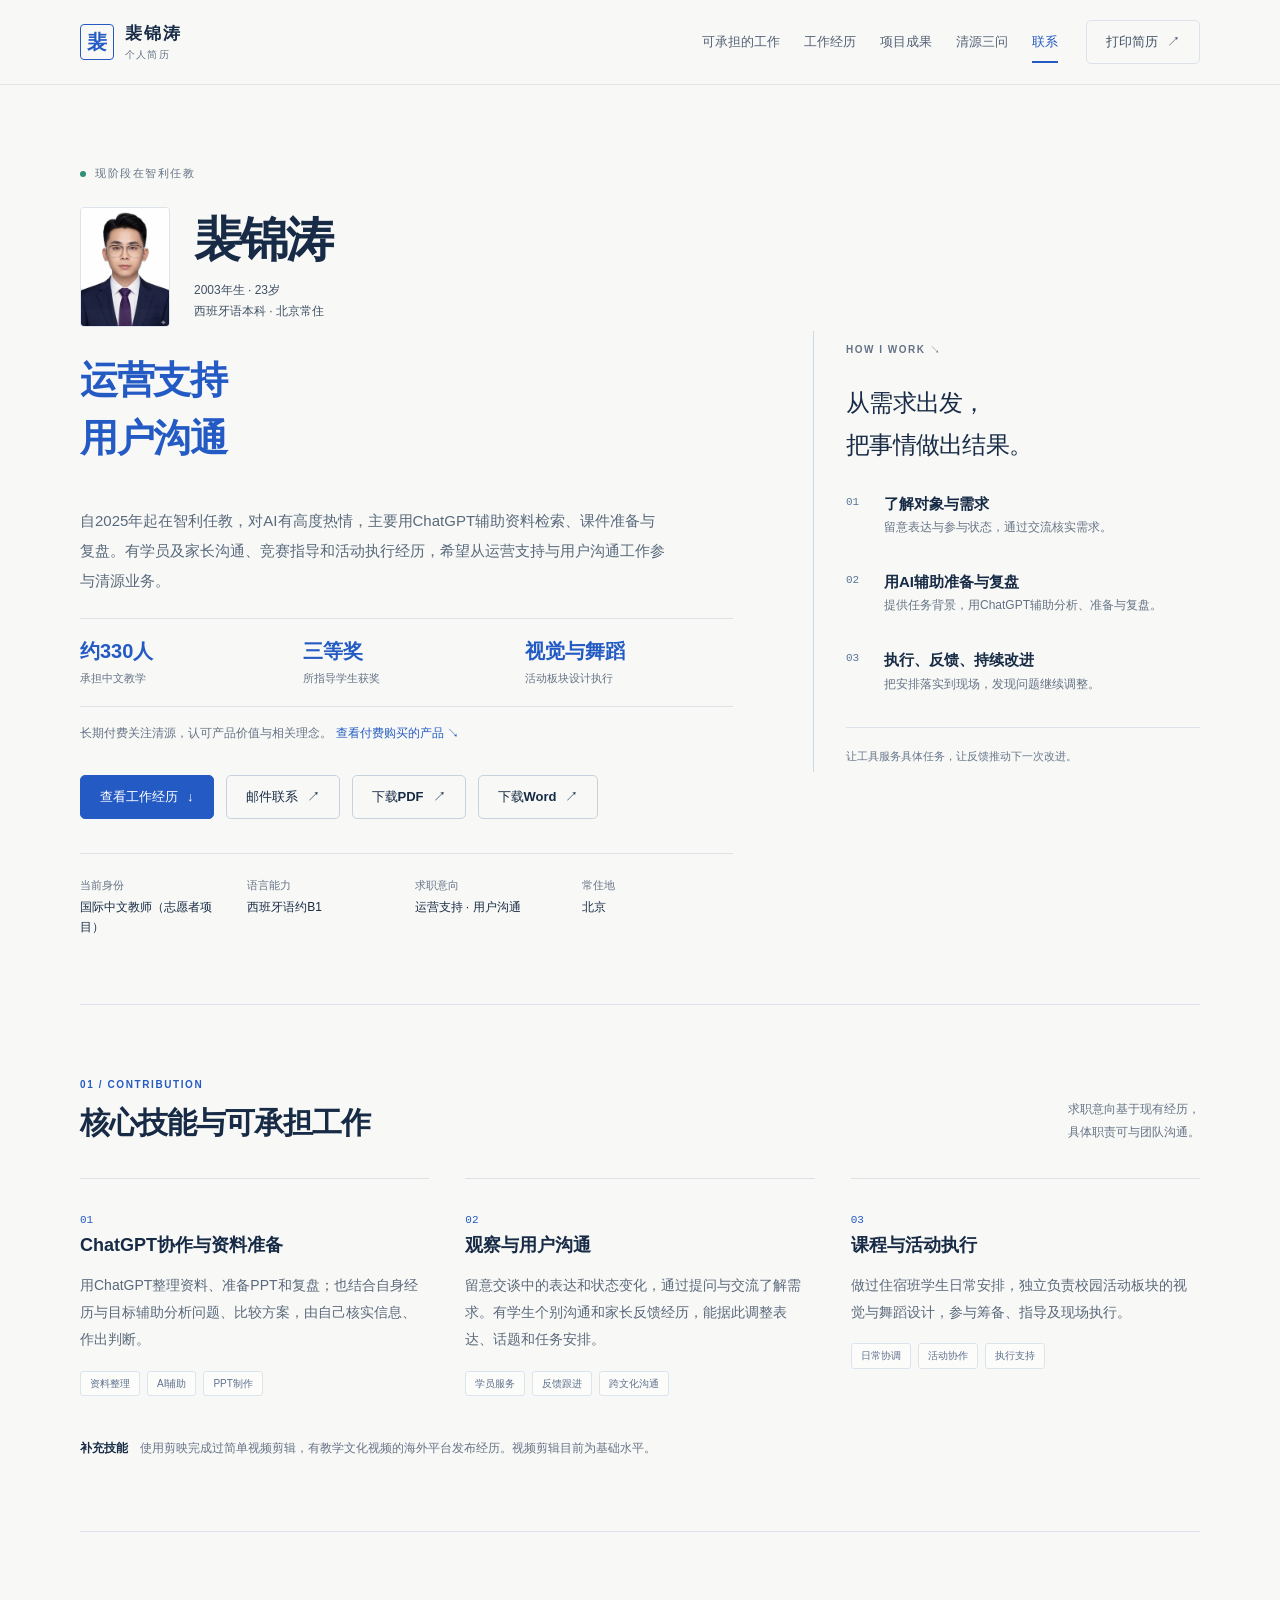
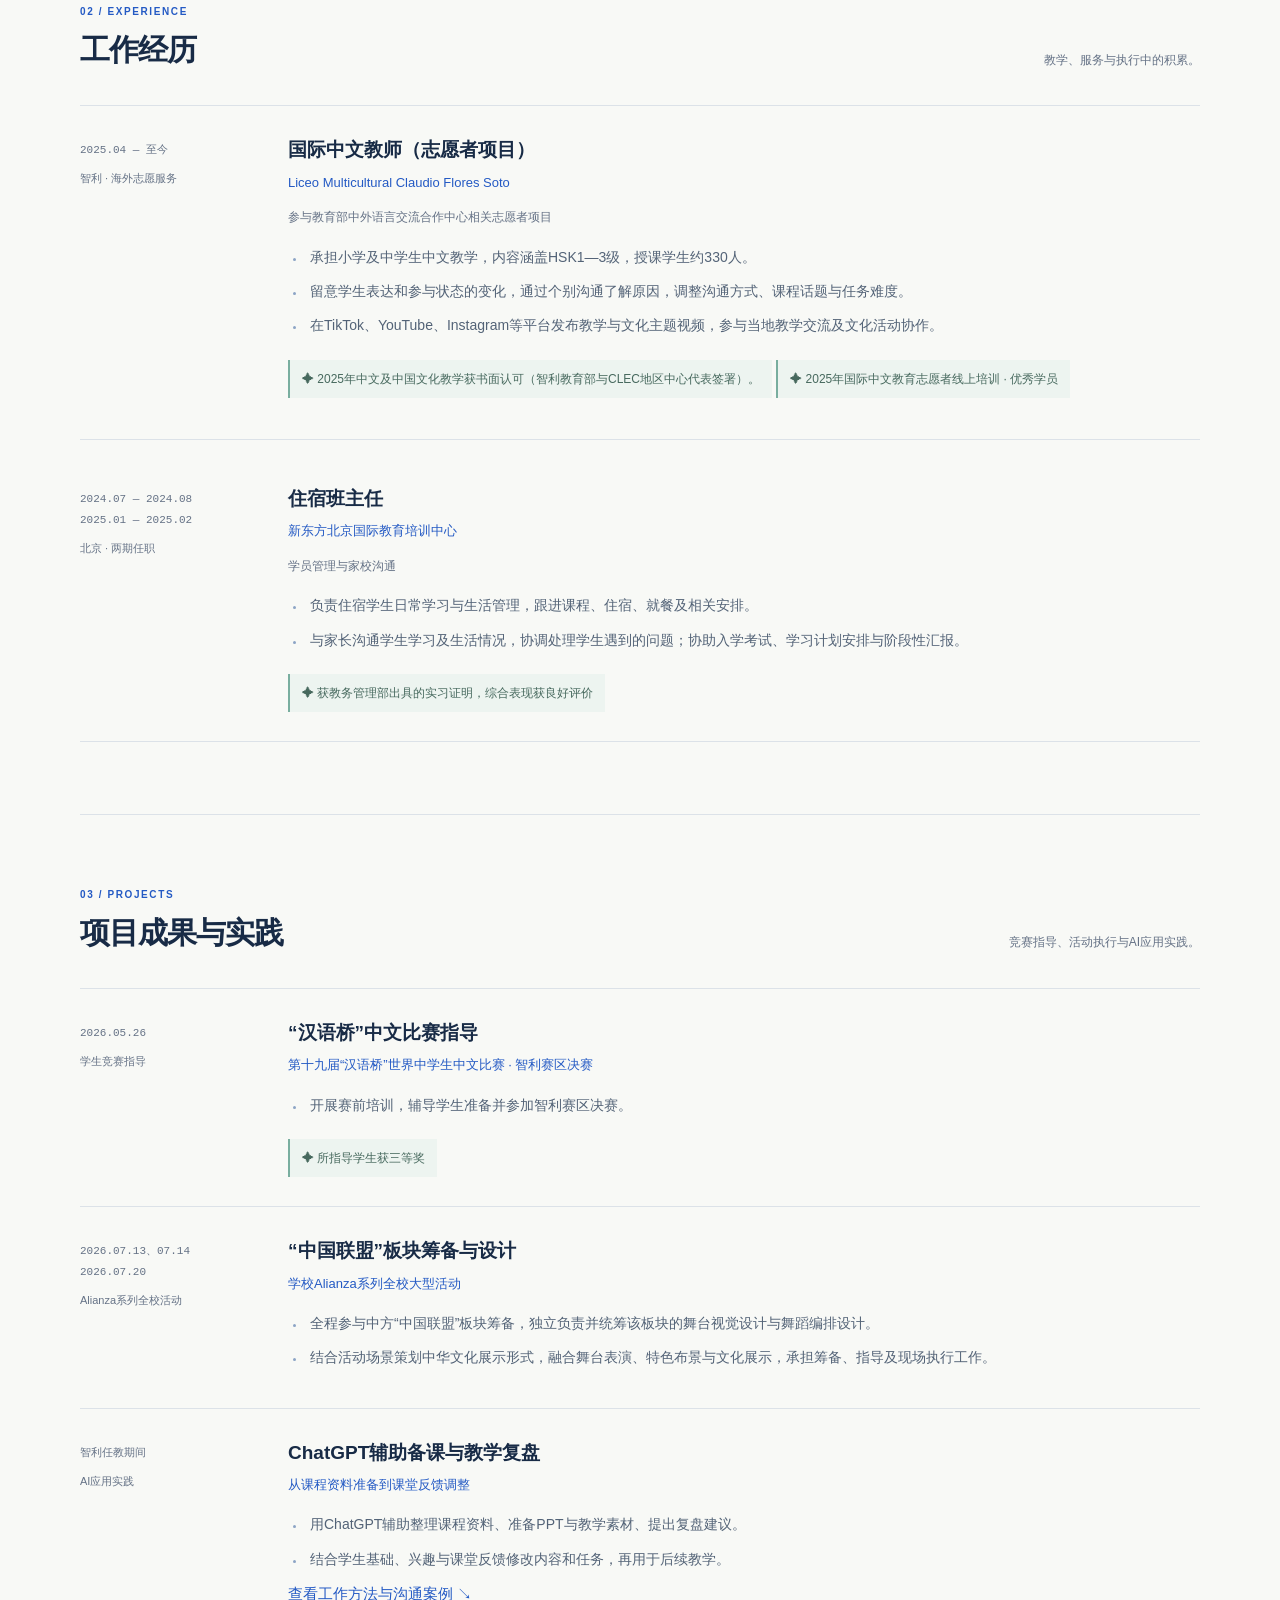
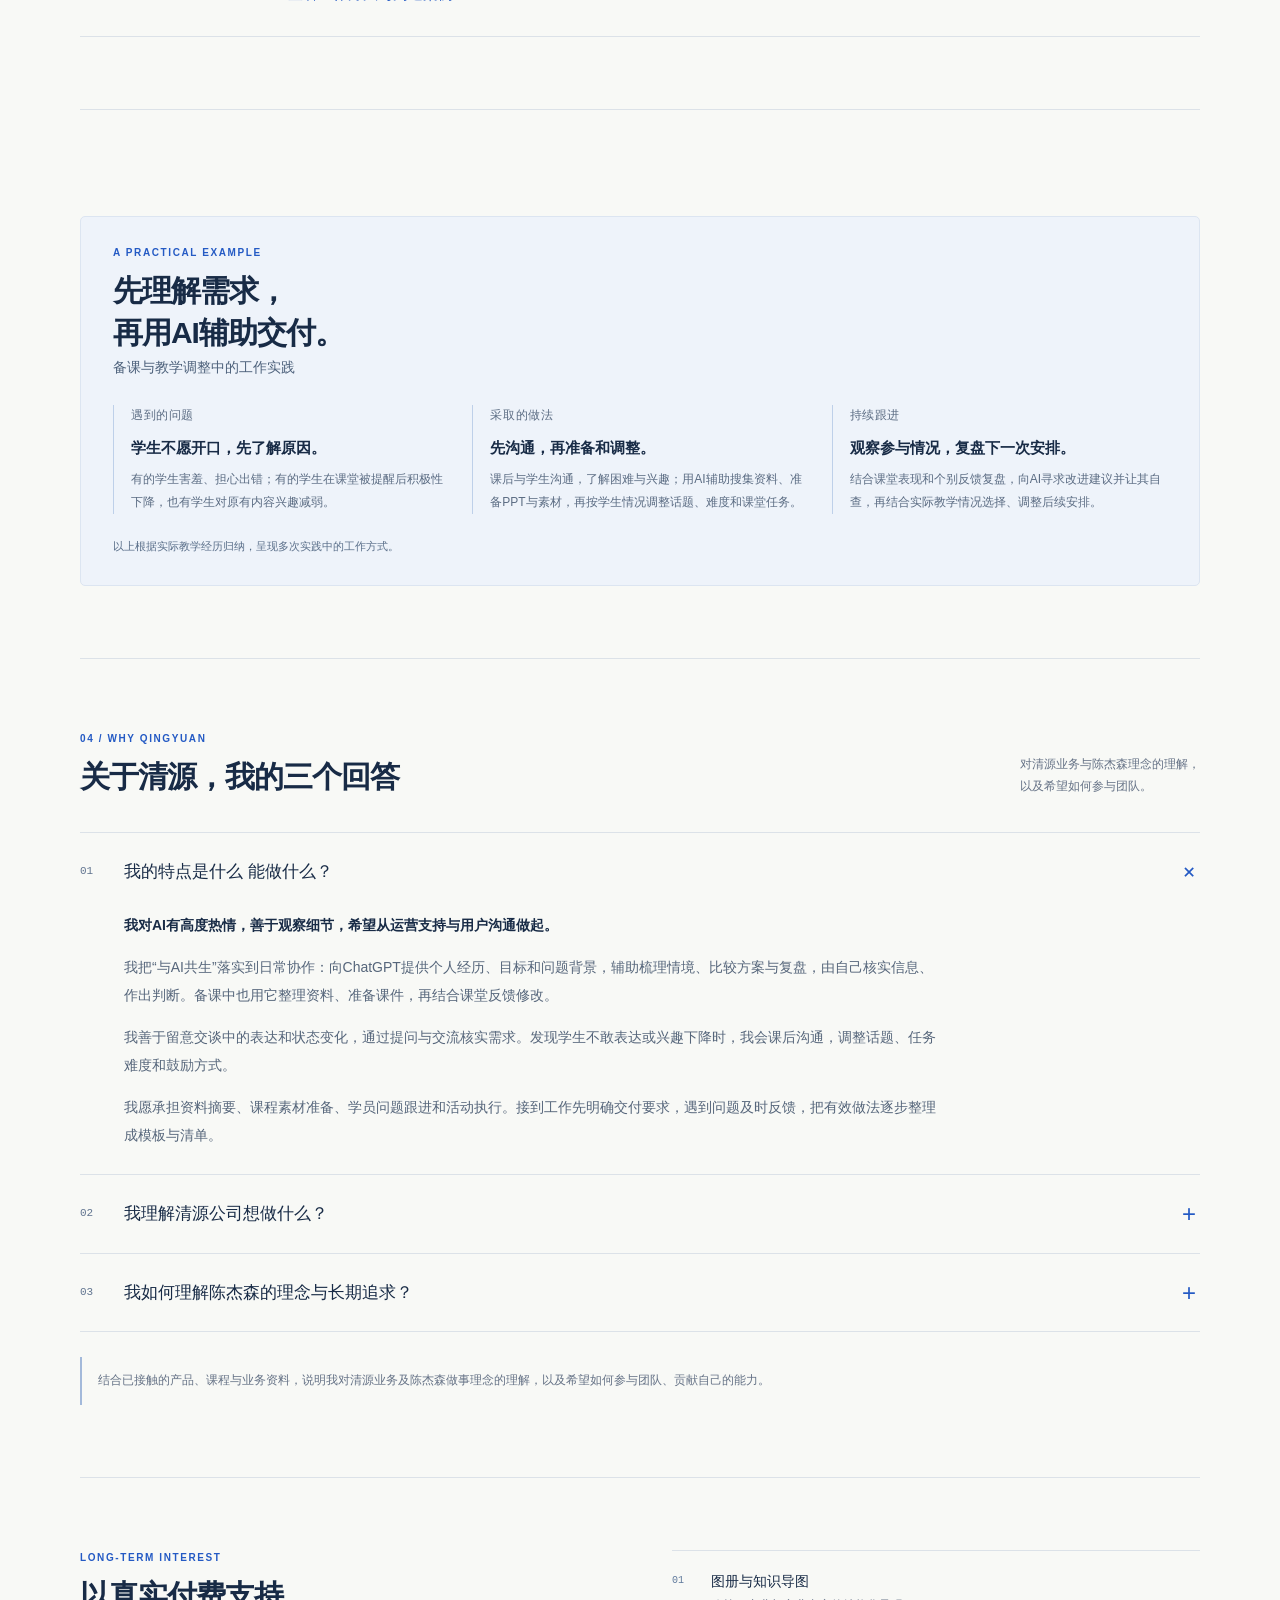
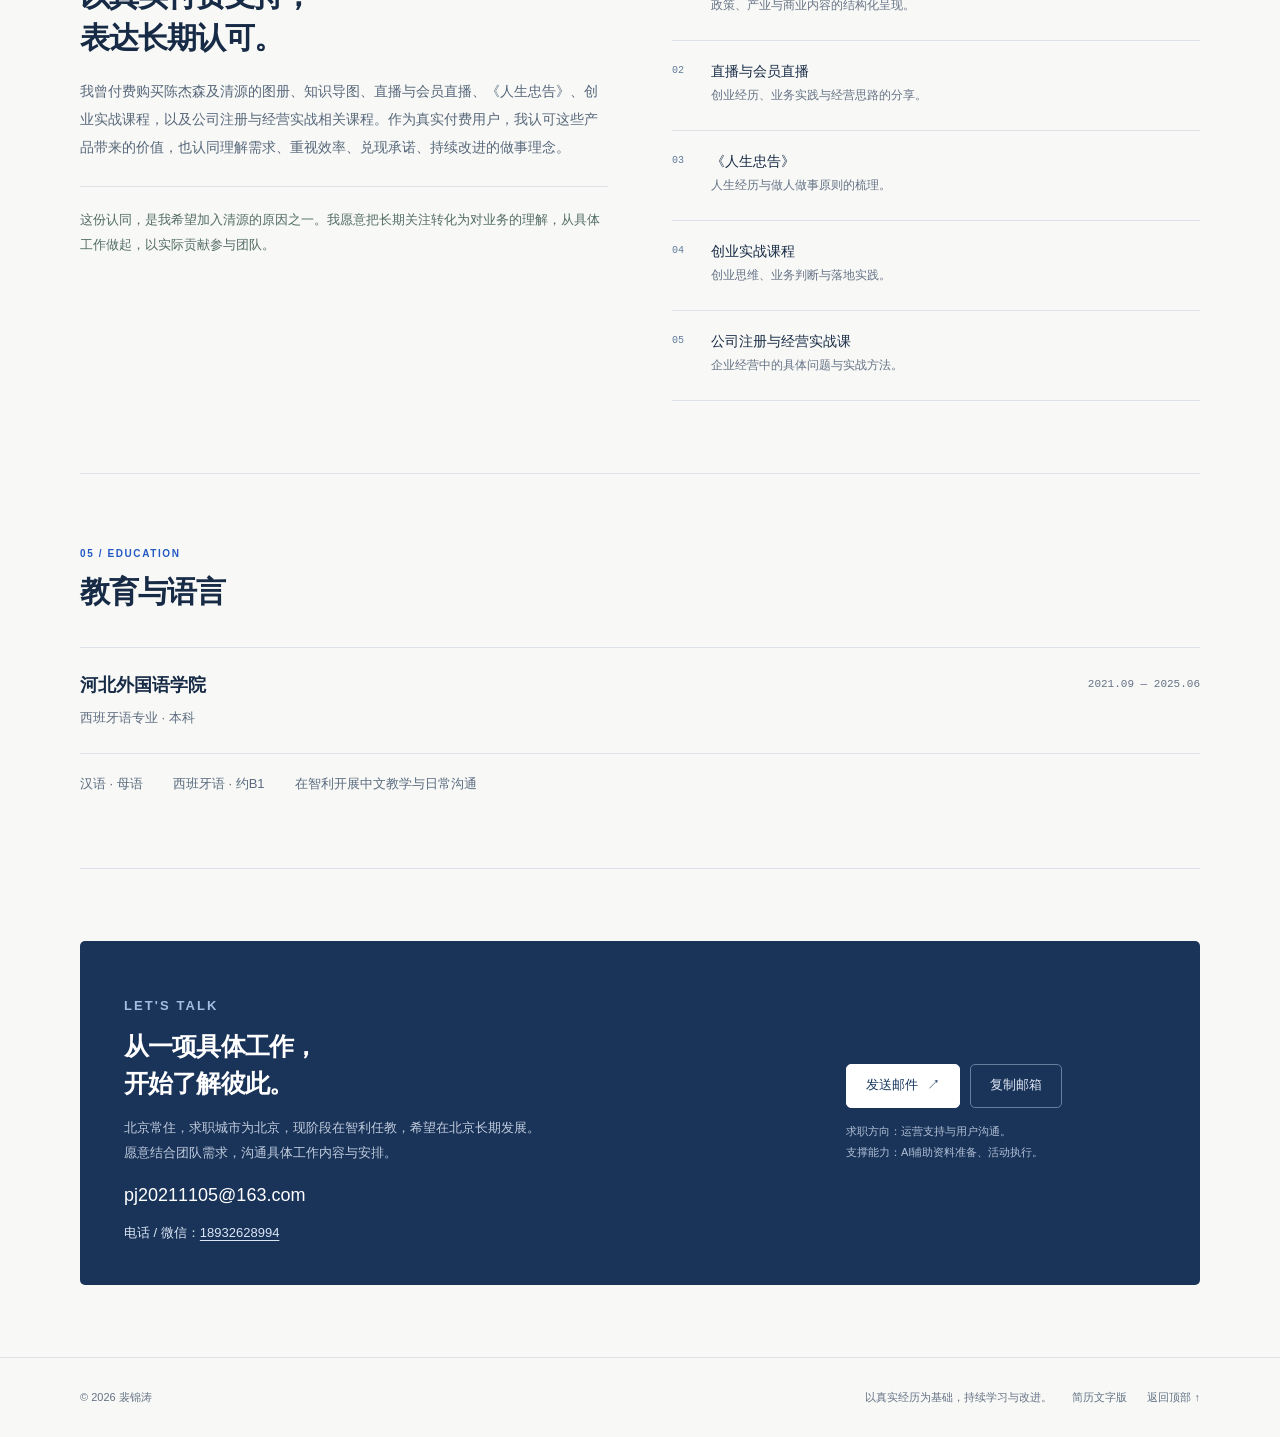
<file: index.html>
<!doctype html>
<html lang="zh-CN">
<head>
  <meta charset="utf-8">
  <meta name="viewport" content="width=device-width, initial-scale=1">
  <meta name="description" content="裴锦涛的个人简历：求职方向为运营支持与用户沟通，具有AI辅助资料准备、智利教学、新东方学员管理及活动执行经历，长期付费关注陈杰森及清源产品。">
  <meta name="theme-color" content="#173c72">
  <title>裴锦涛｜个人简历</title>
  <link rel="stylesheet" href="styles.css">
  <script src="app.js" defer></script>
</head>
<body>
  <a class="sr-only skip-link" href="#main">跳到主要内容</a>
  <header class="site-header">
    <div class="container header-inner">
      <a class="brand" href="#top" aria-label="裴锦涛，返回顶部">
        <span class="brand-mark" aria-hidden="true">裴</span>
        <span class="brand-text">裴锦涛<span class="brand-sub">个人简历</span></span>
      </a>
      <nav class="desktop-nav" aria-label="主导航">
        <a class="nav-link" href="#capabilities">可承担的工作</a>
        <a class="nav-link" href="#experience">工作经历</a>
        <a class="nav-link" href="#projects">项目成果</a>
        <a class="nav-link" href="#qingyuan">清源三问</a>
        <a class="nav-link" href="#contact">联系</a>
      </nav>
      <div class="header-actions">
        <button class="button button-quiet" id="print-resume" type="button">打印简历 <span aria-hidden="true">↗</span></button>
        <button class="menu-toggle" id="menu-toggle" type="button" aria-expanded="false" aria-controls="mobile-nav" aria-label="展开导航"><span aria-hidden="true">☰</span></button>
      </div>
    </div>
    <nav class="mobile-nav" id="mobile-nav" aria-label="手机导航" hidden>
      <a class="nav-link" href="#capabilities">可承担的工作</a>
      <a class="nav-link" href="#experience">工作经历</a>
      <a class="nav-link" href="#projects">项目成果</a>
      <a class="nav-link" href="#qingyuan">清源三问</a>
      <a class="nav-link" href="#contact">联系我</a>
    </nav>
  </header>

  <main id="main">
    <section class="hero container" id="top" aria-labelledby="name">
      <div class="hero-main">
        <p class="eyebrow"><span class="status-dot" aria-hidden="true"></span> 现阶段在智利任教</p>
        <div class="profile-heading">
          <img class="portrait" src="assets/portrait.png" width="96" height="128" alt="裴锦涛证件照">
          <div><h1 class="name" id="name">裴锦涛</h1><p class="profile-subtitle">2003年生 · 23岁<br>西班牙语本科 · 北京常住</p></div>
        </div>
        <p class="hero-role">运营支持<br>用户沟通</p>
        <p class="hero-intro">自2025年起在智利任教，对AI有高度热情，主要用ChatGPT辅助资料检索、课件准备与复盘。有学员及家长沟通、竞赛指导和活动执行经历，希望从运营支持与用户沟通工作参与清源业务。</p>
        <div class="hero-highlights" aria-label="经历与成果摘要">
          <a class="hero-highlight" href="#experience"><strong>约330人</strong><span>承担中文教学</span></a>
          <a class="hero-highlight" href="#projects"><strong>三等奖</strong><span>所指导学生获奖</span></a>
          <a class="hero-highlight" href="#projects"><strong>视觉与舞蹈</strong><span>活动板块设计执行</span></a>
        </div>
        <p class="hero-interest">长期付费关注清源，认可产品价值与相关理念。<a href="#learning">查看付费购买的产品 <span aria-hidden="true">↘</span></a></p>
        <div class="hero-actions">
          <a class="button button-primary" href="#experience">查看工作经历 <span aria-hidden="true">↓</span></a>
          <a class="button button-secondary" href="mailto:pj20211105@163.com">邮件联系 <span aria-hidden="true">↗</span></a>
          <a class="button button-secondary" href="resume.pdf" download="裴锦涛简历.pdf">下载PDF <span aria-hidden="true">↗</span></a>
          <a class="button button-secondary" href="resume.docx" download="裴锦涛简历.docx">下载Word <span aria-hidden="true">↗</span></a>
        </div>
        <div class="hero-meta" aria-label="基本信息">
          <div class="meta-item"><span class="meta-label">当前身份</span><span class="meta-value">国际中文教师（志愿者项目）</span></div>
          <div class="meta-item"><span class="meta-label">语言能力</span><span class="meta-value">西班牙语约B1</span></div>
          <div class="meta-item"><span class="meta-label">求职意向</span><span class="meta-value">运营支持 · 用户沟通</span></div>
          <div class="meta-item"><span class="meta-label">常住地</span><span class="meta-value">北京</span></div>
        </div>
      </div>
      <aside class="hero-aside" aria-label="我的工作方式">
        <p class="aside-kicker">HOW I WORK <span aria-hidden="true">↘</span></p>
        <h2>从需求出发，<br>把事情做出结果。</h2>
        <div class="workflow">
          <div class="workflow-item"><span class="step-num">01</span><div><p class="workflow-title">了解对象与需求</p><p class="workflow-desc">留意表达与参与状态，通过交流核实需求。</p></div></div>
          <div class="workflow-item"><span class="step-num">02</span><div><p class="workflow-title">用AI辅助准备与复盘</p><p class="workflow-desc">提供任务背景，用ChatGPT辅助分析、准备与复盘。</p></div></div>
          <div class="workflow-item"><span class="step-num">03</span><div><p class="workflow-title">执行、反馈、持续改进</p><p class="workflow-desc">把安排落实到现场，发现问题继续调整。</p></div></div>
        </div>
        <p class="aside-foot">让工具服务具体任务，让反馈推动下一次改进。</p>
      </aside>
    </section>

    <section class="section container" id="capabilities" aria-labelledby="capabilities-title">
      <div class="section-heading"><div><p class="section-label">01 / CONTRIBUTION</p><h2 class="section-title" id="capabilities-title">核心技能与可承担工作</h2></div><p class="section-note">求职意向基于现有经历，<br>具体职责可与团队沟通。</p></div>
      <div class="capability-grid">
        <article class="capability"><span class="capability-number">01</span><h3>ChatGPT协作与资料准备</h3><p>用ChatGPT整理资料、准备PPT和复盘；也结合自身经历与目标辅助分析问题、比较方案，由自己核实信息、作出判断。</p><div class="tag-list"><span class="tag">资料整理</span><span class="tag">AI辅助</span><span class="tag">PPT制作</span></div></article>
        <article class="capability"><span class="capability-number">02</span><h3>观察与用户沟通</h3><p>留意交谈中的表达和状态变化，通过提问与交流了解需求。有学生个别沟通和家长反馈经历，能据此调整表达、话题和任务安排。</p><div class="tag-list"><span class="tag">学员服务</span><span class="tag">反馈跟进</span><span class="tag">跨文化沟通</span></div></article>
        <article class="capability"><span class="capability-number">03</span><h3>课程与活动执行</h3><p>做过住宿班学生日常安排，独立负责校园活动板块的视觉与舞蹈设计，参与筹备、指导及现场执行。</p><div class="tag-list"><span class="tag">日常协调</span><span class="tag">活动协作</span><span class="tag">执行支持</span></div></article>
      </div>
      <p class="skill-note"><strong>补充技能</strong>　使用剪映完成过简单视频剪辑，有教学文化视频的海外平台发布经历。视频剪辑目前为基础水平。</p>
    </section>

    <section class="section container" id="experience" aria-labelledby="experience-title">
      <div class="section-heading"><div><p class="section-label">02 / EXPERIENCE</p><h2 class="section-title" id="experience-title">工作经历</h2></div><p class="section-note">教学、服务与执行中的积累。</p></div>
      <div class="experience-list">
        <article class="experience">
          <div class="experience-date">2025.04 — 至今<span>智利 · 海外志愿服务</span></div>
          <div class="experience-main">
            <h3 class="experience-title">国际中文教师（志愿者项目）</h3>
            <p class="experience-org" lang="es">Liceo Multicultural Claudio Flores Soto</p>
            <p class="experience-sub">参与教育部中外语言交流合作中心相关志愿者项目</p>
            <ul class="experience-bullets">
              <li>承担小学及中学生中文教学，内容涵盖HSK1—3级，授课学生约330人。</li>
              <li>留意学生表达和参与状态的变化，通过个别沟通了解原因，调整沟通方式、课程话题与任务难度。</li>
              <li>在TikTok、YouTube、Instagram等平台发布教学与文化主题视频，参与当地教学交流及文化活动协作。</li>
            </ul>
            <p class="inline-honor" id="teaching-recognition"><span aria-hidden="true">✦</span> 2025年中文及中国文化教学获书面认可（智利教育部与CLEC地区中心代表签署）。</p>
            <p class="inline-honor"><span aria-hidden="true">✦</span> 2025年国际中文教育志愿者线上培训 · 优秀学员</p>
          </div>
        </article>
        <article class="experience">
          <div class="experience-date">2024.07 — 2024.08<br>2025.01 — 2025.02<span>北京 · 两期任职</span></div>
          <div class="experience-main">
            <h3 class="experience-title">住宿班主任</h3>
            <p class="experience-org">新东方北京国际教育培训中心</p>
            <p class="experience-sub">学员管理与家校沟通</p>
            <ul class="experience-bullets">
              <li>负责住宿学生日常学习与生活管理，跟进课程、住宿、就餐及相关安排。</li>
              <li>与家长沟通学生学习及生活情况，协调处理学生遇到的问题；协助入学考试、学习计划安排与阶段性汇报。</li>
            </ul>
            <p class="inline-honor"><span aria-hidden="true">✦</span> 获教务管理部出具的实习证明，综合表现获良好评价</p>
          </div>
        </article>
      </div>
    </section>

    <section class="section container" id="projects" aria-labelledby="projects-title">
      <div class="section-heading"><div><p class="section-label">03 / PROJECTS</p><h2 class="section-title" id="projects-title">项目成果与实践</h2></div><p class="section-note">竞赛指导、活动执行与AI应用实践。</p></div>
      <div class="experience-list">
        <article class="experience">
          <div class="experience-date">2026.05.26<span>学生竞赛指导</span></div>
          <div class="experience-main">
            <h3 class="experience-title">“汉语桥”中文比赛指导</h3>
            <p class="experience-org">第十九届“汉语桥”世界中学生中文比赛 · 智利赛区决赛</p>
            <ul class="experience-bullets"><li>开展赛前培训，辅导学生准备并参加智利赛区决赛。</li></ul>
            <p class="inline-honor"><span aria-hidden="true">✦</span> 所指导学生获三等奖</p>
          </div>
        </article>
        <article class="experience">
          <div class="experience-date">2026.07.13、07.14<br>2026.07.20<span>Alianza系列全校活动</span></div>
          <div class="experience-main">
            <h3 class="experience-title">“中国联盟”板块筹备与设计</h3>
            <p class="experience-org">学校Alianza系列全校大型活动</p>
            <ul class="experience-bullets">
              <li>全程参与中方“中国联盟”板块筹备，独立负责并统筹该板块的舞台视觉设计与舞蹈编排设计。</li>
              <li>结合活动场景策划中华文化展示形式，融合舞台表演、特色布景与文化展示，承担筹备、指导及现场执行工作。</li>
            </ul>
          </div>
        </article>
        <article class="experience" id="ai-teaching-project">
          <div class="experience-date">智利任教期间<span>AI应用实践</span></div>
          <div class="experience-main">
            <h3 class="experience-title">ChatGPT辅助备课与教学复盘</h3>
            <p class="experience-org">从课程资料准备到课堂反馈调整</p>
            <ul class="experience-bullets">
              <li>用ChatGPT辅助整理课程资料、准备PPT与教学素材、提出复盘建议。</li>
              <li>结合学生基础、兴趣与课堂反馈修改内容和任务，再用于后续教学。</li>
            </ul>
            <a href="#practice">查看工作方法与沟通案例 ↘</a>
          </div>
        </article>
      </div>
    </section>

    <section class="section container" id="practice" aria-labelledby="practice-title">
      <div class="case-panel">
        <div class="case-intro"><p class="section-label">A PRACTICAL EXAMPLE</p><h2 class="section-title" id="practice-title">先理解需求，<br>再用AI辅助交付。</h2><p>备课与教学调整中的工作实践</p></div>
        <div class="case-grid">
          <div class="case-step"><p class="case-step-label">遇到的问题</p><h3>学生不愿开口，先了解原因。</h3><p>有的学生害羞、担心出错；有的学生在课堂被提醒后积极性下降，也有学生对原有内容兴趣减弱。</p></div>
          <div class="case-step"><p class="case-step-label">采取的做法</p><h3>先沟通，再准备和调整。</h3><p>课后与学生沟通，了解困难与兴趣；用AI辅助搜集资料、准备PPT与素材，再按学生情况调整话题、难度和课堂任务。</p></div>
          <div class="case-step"><p class="case-step-label">持续跟进</p><h3>观察参与情况，复盘下一次安排。</h3><p>结合课堂表现和个别反馈复盘，向AI寻求改进建议并让其自查，再结合实际教学情况选择、调整后续安排。</p></div>
        </div>
        <p class="case-note">以上根据实际教学经历归纳，呈现多次实践中的工作方式。</p>
      </div>
    </section>

    <section class="section container" id="qingyuan" aria-labelledby="qingyuan-title">
      <div class="section-heading"><div><p class="section-label">04 / WHY QINGYUAN</p><h2 class="section-title" id="qingyuan-title">关于清源，我的三个回答</h2></div><p class="section-note">对清源业务与陈杰森理念的理解，<br>以及希望如何参与团队。</p></div>
      <div class="questions">
<details class="question" open><summary><span class="question-number">01</span><span class="question-title">我的特点是什么 能做什么？</span><span class="question-icon" aria-hidden="true">+</span></summary><div class="answer"><p><strong>我对AI有高度热情，善于观察细节，希望从运营支持与用户沟通做起。</strong></p><p>我把“与AI共生”落实到日常协作：向ChatGPT提供个人经历、目标和问题背景，辅助梳理情境、比较方案与复盘，由自己核实信息、作出判断。备课中也用它整理资料、准备课件，再结合课堂反馈修改。</p><p>我善于留意交谈中的表达和状态变化，通过提问与交流核实需求。发现学生不敢表达或兴趣下降时，我会课后沟通，调整话题、任务难度和鼓励方式。</p><p>我愿承担资料摘要、课程素材准备、学员问题跟进和活动执行。接到工作先明确交付要求，遇到问题及时反馈，把有效做法逐步整理成模板与清单。</p></div></details>
<details class="question"><summary><span class="question-number">02</span><span class="question-title">我理解清源公司想做什么？</span><span class="question-icon" aria-hidden="true">+</span></summary><div class="answer"><p><strong>把研究与AI应用转化为客户愿意付费、能够持续交付的业务。</strong></p><p>我理解，清源通过政策与产业研究识别政府、企业和个人的需求，以内容、IP和社群建立连接，再通过课程、数智营销及企业服务实现收入，积累经营性资产，为长期资本化与可信合作网络建设打基础。对他所说的“老朋友、小圈子、自己人”，我理解关键在于共同目标、长期信任与持续合作。</p><p>数智营销材料中的素材准备、执行、数据反馈、验收与回款，让我看到业务全程的重要性。我希望先做好资料、沟通与执行环节，逐步理解客户需求如何转化为实际交付。</p></div></details>
<details class="question"><summary><span class="question-number">03</span><span class="question-title">我如何理解陈杰森的理念与长期追求？</span><span class="question-icon" aria-hidden="true">+</span></summary><div class="answer"><p><strong>在他的阶段论中，我理解三个阶段的区别在于收入来源、资源组织能力与规则制定权。</strong></p><ul class="stage-list"><li><strong>第一阶段 无产阶级：</strong>主要靠劳动所得获取收入。</li><li><strong>第二阶段 资产阶级：</strong>通过经营、组织资源和资本利得积累财富。</li><li><strong>第三阶段 统治阶级：</strong>掌握生产要素分配及规则制定权，重视人的组织与影响力。</li></ul><p>结合《人生忠告》，我理解他希望这一代把第二阶段做到顶，通过事业、资本积累、社会影响力与可信合作网络，为下一代向第三阶段发展搭台阶，实现生命、价值与财富的延续。</p><p>我也理解其路径强调顺应环境、先做成业务，再用AI与知识积累形成可复制的能力，以信誉维系合作。对我而言，认同要落实为忠于共同目标、兑现承诺、基于事实提出意见，从具体交付中建立信任。</p></div></details>
      </div>
      <p class="reading-note">结合已接触的产品、课程与业务资料，说明我对清源业务及陈杰森做事理念的理解，以及希望如何参与团队、贡献自己的能力。</p>
    </section>

    <section class="section container learning" id="learning" aria-labelledby="learning-title">
      <div class="learning-copy"><p class="section-label">LONG-TERM INTEREST</p><h2 class="section-title" id="learning-title">以真实付费支持，<br>表达长期认可。</h2><p>我曾付费购买陈杰森及清源的图册、知识导图、直播与会员直播、《人生忠告》、创业实战课程，以及公司注册与经营实战相关课程。作为真实付费用户，我认可这些产品带来的价值，也认同理解需求、重视效率、兑现承诺、持续改进的做事理念。</p><p class="commitment">这份认同，是我希望加入清源的原因之一。我愿意把长期关注转化为对业务的理解，从具体工作做起，以实际贡献参与团队。</p></div>
      <div class="learning-products" aria-label="曾付费购买的产品">
        <div class="product"><span class="product-number">01</span><div><h3 class="product-name">图册与知识导图</h3><p class="product-desc">政策、产业与商业内容的结构化呈现。</p></div></div>
        <div class="product"><span class="product-number">02</span><div><h3 class="product-name">直播与会员直播</h3><p class="product-desc">创业经历、业务实践与经营思路的分享。</p></div></div>
        <div class="product"><span class="product-number">03</span><div><h3 class="product-name">《人生忠告》</h3><p class="product-desc">人生经历与做人做事原则的梳理。</p></div></div>
        <div class="product"><span class="product-number">04</span><div><h3 class="product-name">创业实战课程</h3><p class="product-desc">创业思维、业务判断与落地实践。</p></div></div>
        <div class="product"><span class="product-number">05</span><div><h3 class="product-name">公司注册与经营实战课</h3><p class="product-desc">企业经营中的具体问题与实战方法。</p></div></div>
      </div>
    </section>

    <section class="section container" id="education" aria-labelledby="education-title">
      <div class="section-heading"><div><p class="section-label">05 / EDUCATION</p><h2 class="section-title" id="education-title">教育与语言</h2></div></div>
      <div class="education-row"><div><h3 class="education-title">河北外国语学院</h3><p class="education-detail">西班牙语专业 · 本科</p></div><p class="education-date">2021.09 — 2025.06</p></div>
      <div class="language-row"><span>汉语 · 母语</span><span>西班牙语 · 约B1</span><span>在智利开展中文教学与日常沟通</span></div>
    </section>

    <section class="section container" id="contact" aria-labelledby="contact-title">
      <div class="contact-panel">
        <div class="contact-copy"><p class="section-label">LET'S TALK</p><h2 class="section-title" id="contact-title">从一项具体工作，<br>开始了解彼此。</h2><p>北京常住，求职城市为北京，现阶段在智利任教，希望在北京长期发展。<br>愿意结合团队需求，沟通具体工作内容与安排。</p><a class="email-text" href="mailto:pj20211105@163.com">pj20211105@163.com</a><p class="contact-phone">电话 / 微信：<a href="tel:+8618932628994">18932628994</a></p></div>
        <div class="contact-actions"><a class="button button-primary" href="mailto:pj20211105@163.com?subject=%E6%B8%85%E6%BA%90%E6%B1%82%E8%81%8C%E6%B2%9F%E9%80%9A">发送邮件 <span aria-hidden="true">↗</span></a><button class="button button-secondary" id="copy-email" type="button" data-email="pj20211105@163.com">复制邮箱</button><p class="contact-note">求职方向：运营支持与用户沟通。<br>支撑能力：AI辅助资料准备、活动执行。</p></div>
      </div>
    </section>
  </main>
  <footer class="site-footer"><div class="container footer-inner"><p>© 2026 裴锦涛</p><div class="footer-links"><span>以真实经历为基础，持续学习与改进。</span><a href="resume.html">简历文字版</a><a href="#top">返回顶部 ↑</a></div></div></footer>
  <div class="toast" id="toast" role="status" aria-live="polite" hidden></div>
</body>
</html>
</file>
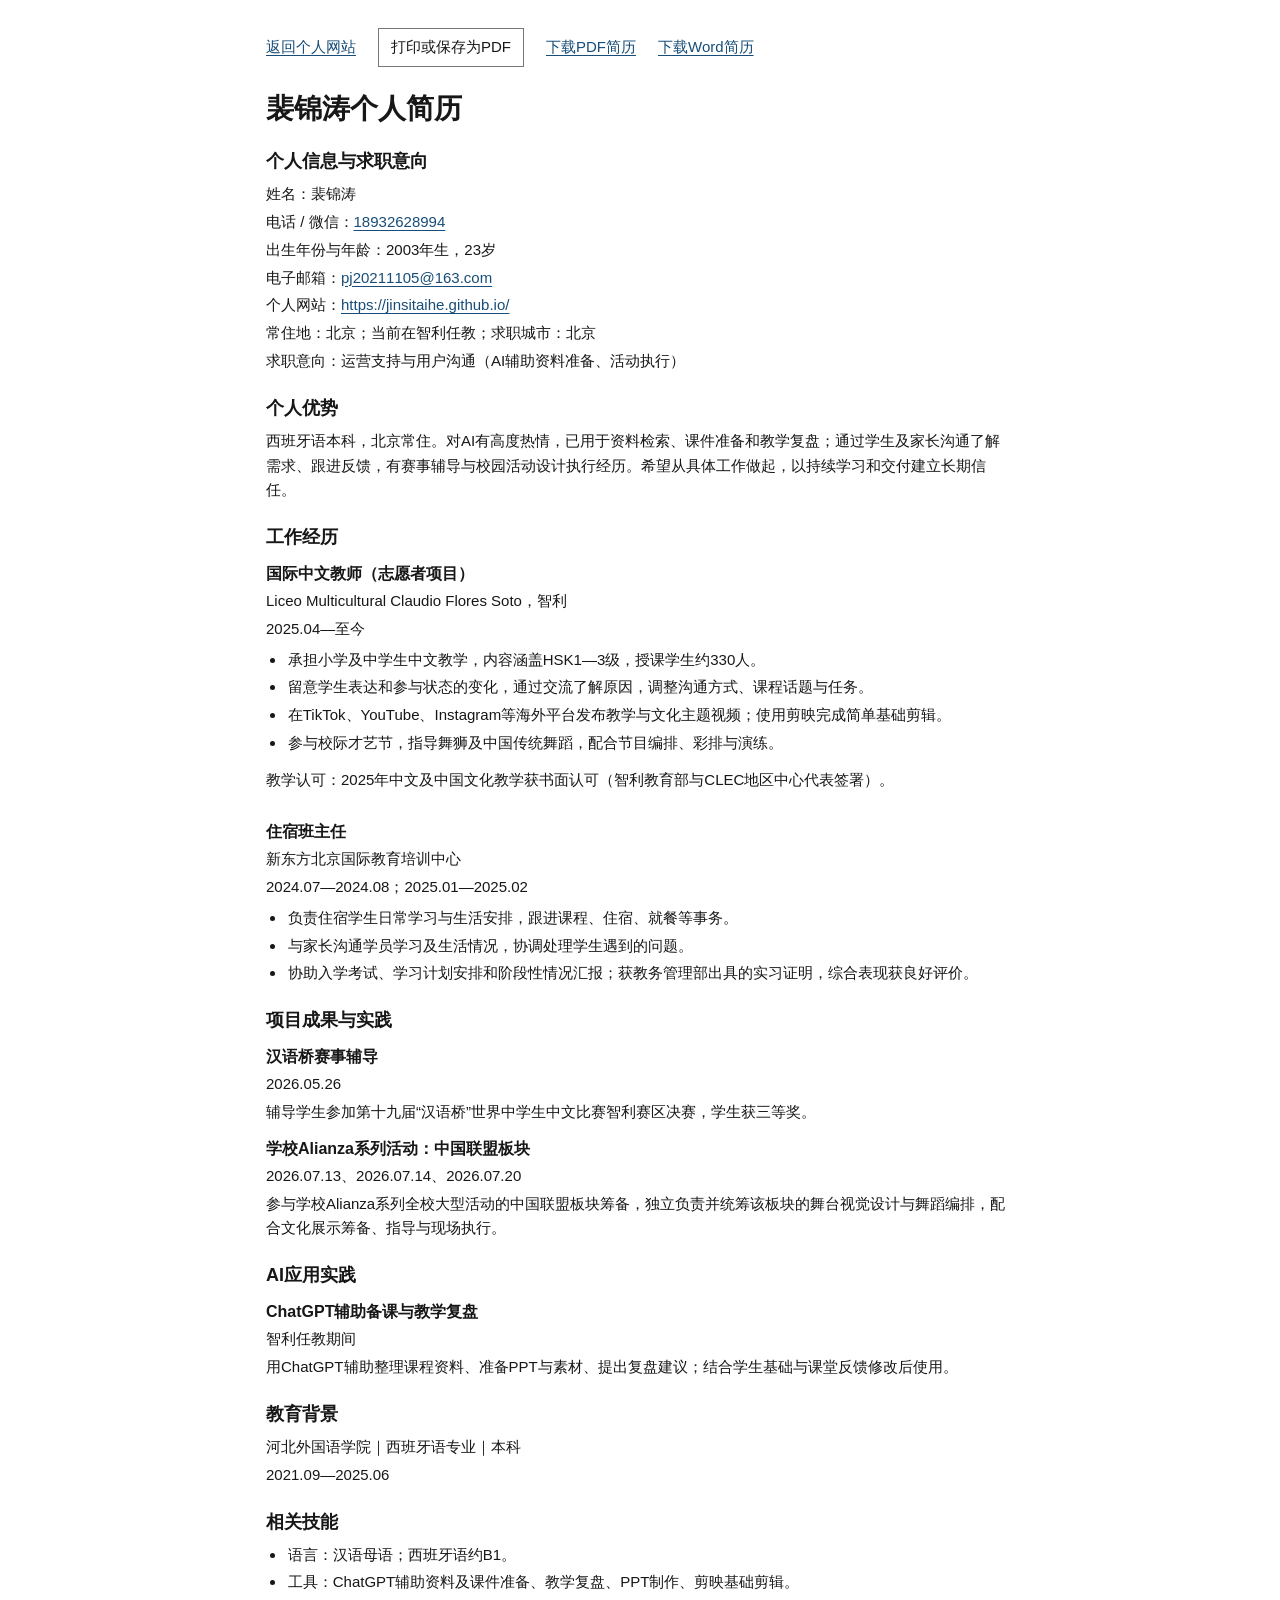
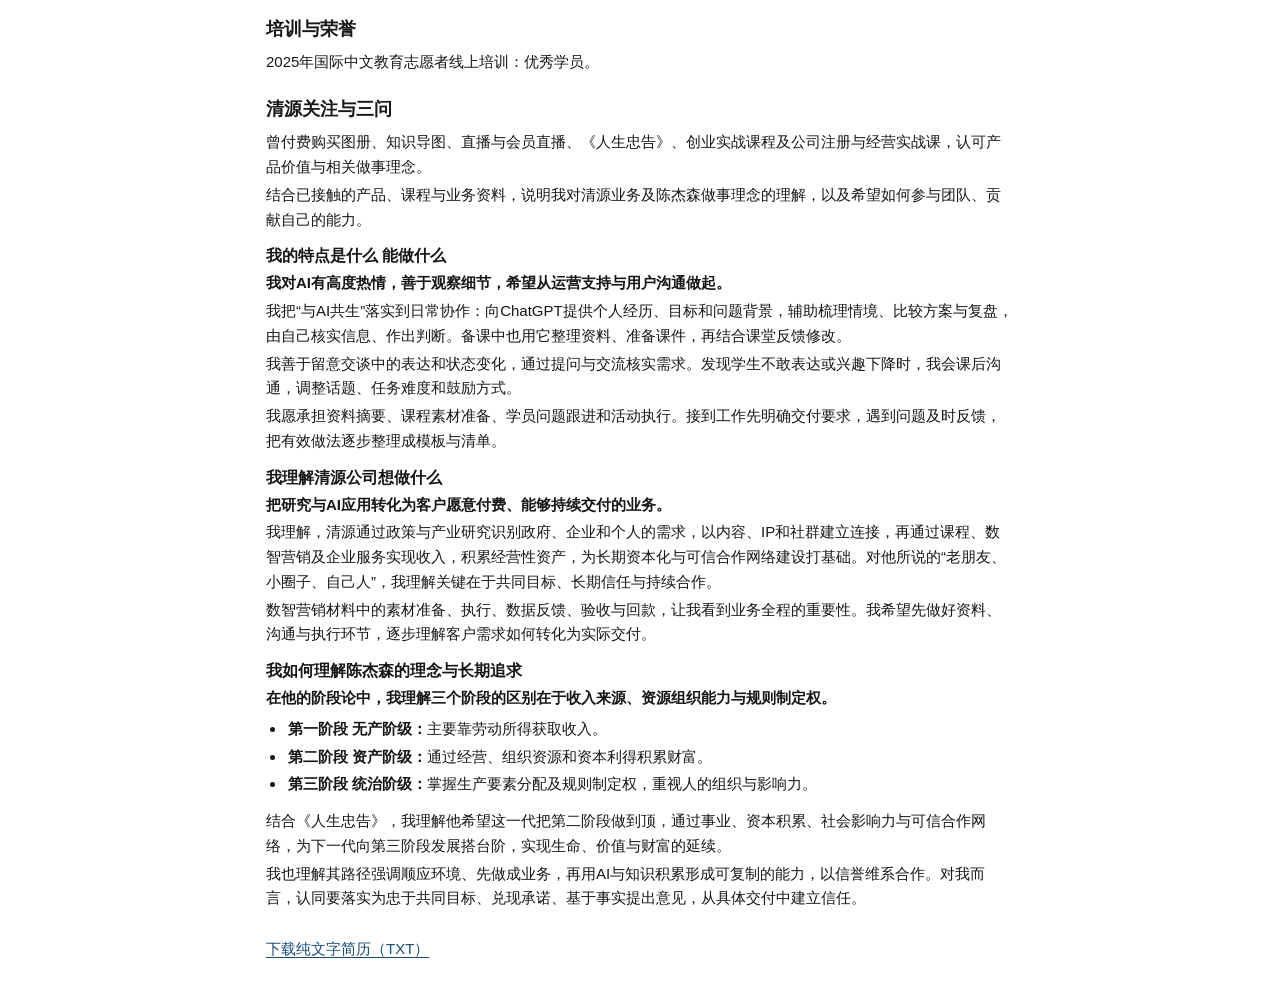
<file: resume.html>
<!doctype html>
<html lang="zh-CN">
<head>
  <meta charset="utf-8">
  <meta name="viewport" content="width=device-width, initial-scale=1">
  <meta name="description" content="裴锦涛个人简历：西班牙语本科，国际中文教师（志愿者项目），具有AI辅助资料与课件准备、学生和家长沟通、赛事辅导及活动执行经历。">
  <title>裴锦涛个人简历</title>
  <style>
    * { box-sizing: border-box; }
    body { margin: 0; color: #171717; background: #fff; font-family: "Microsoft YaHei", "PingFang SC", "Noto Sans CJK SC", Arial, sans-serif; font-size: 15px; line-height: 1.65; }
    .page { max-width: 820px; margin: 0 auto; padding: 28px 36px 36px; }
    nav { display: flex; flex-wrap: wrap; gap: 12px 22px; align-items: center; margin-bottom: 24px; }
    a { color: #174d78; text-underline-offset: 3px; overflow-wrap: anywhere; }
    button { padding: 6px 12px; border: 1px solid #777; border-radius: 0; color: #171717; background: #fff; font: inherit; cursor: pointer; }
    a:focus-visible, button:focus-visible { outline: 2px solid #174d78; outline-offset: 4px; }
    h1 { margin: 0 0 16px; font-size: 28px; line-height: 1.3; }
    h2 { margin: 22px 0 8px; font-size: 18px; line-height: 1.4; }
    h3 { margin: 12px 0 2px; font-size: 16px; line-height: 1.5; }
    p { margin: 3px 0; }
    ul { margin: 6px 0 12px; padding-left: 1.35em; }
    li { padding-left: .1em; margin: 3px 0; }
    footer { margin-top: 26px; }
    section[aria-labelledby="work-experience"] article + article { margin-top: 28px; }
    @media (max-width: 540px) {
      .page { padding: 22px 20px 30px; }
      h1 { font-size: 25px; }
      body { font-size: 14px; }
    }
    @page { size: A4; margin: 13mm 16mm; }
    @media print {
      body { font-size: 10pt; line-height: 1.5; }
      .page { max-width: none; margin: 0; padding: 0; }
      nav, footer { display: none; }
      h1 { font-size: 19pt; margin-bottom: 9pt; }
      h2 { font-size: 12pt; margin: 12pt 0 4pt; break-after: avoid; }
      h3 { font-size: 10.5pt; margin-top: 7pt; break-after: avoid; }
      p { margin: 1.5pt 0; }
      ul { margin: 4pt 0 7pt; }
      li { margin: 2pt 0; }
      a { color: inherit; text-decoration: none; }
      article { break-inside: avoid; }
      section[aria-labelledby="work-experience"] article + article { margin-top: 18pt; }
    }
  </style>
</head>
<body>
  <div class="page">
    <nav aria-label="简历操作">
      <a href="index.html">返回个人网站</a>
      <button type="button" onclick="window.print()">打印或保存为PDF</button>
      <a href="resume.pdf" download="裴锦涛个人简历.pdf">下载PDF简历</a>
      <a href="resume.docx" download="裴锦涛简历.docx">下载Word简历</a>
    </nav>
    <main>
      <h1>裴锦涛个人简历</h1>

      <section aria-labelledby="personal-info">
        <h2 id="personal-info">个人信息与求职意向</h2>
        <p>姓名：裴锦涛</p>
        <p>电话 / 微信：<a href="tel:+8618932628994">18932628994</a></p>
        <p>出生年份与年龄：2003年生，23岁</p>
        <p>电子邮箱：<a href="mailto:pj20211105@163.com">pj20211105@163.com</a></p>
        <p>个人网站：<a href="https://jinsitaihe.github.io/">https://jinsitaihe.github.io/</a></p>
        <p>常住地：北京；当前在智利任教；求职城市：北京</p>
        <p>求职意向：运营支持与用户沟通（AI辅助资料准备、活动执行）</p>
      </section>

      <section aria-labelledby="personal-strengths">
        <h2 id="personal-strengths">个人优势</h2>
        <p>西班牙语本科，北京常住。对AI有高度热情，已用于资料检索、课件准备和教学复盘；通过学生及家长沟通了解需求、跟进反馈，有赛事辅导与校园活动设计执行经历。希望从具体工作做起，以持续学习和交付建立长期信任。</p>
      </section>

      <section aria-labelledby="work-experience">
        <h2 id="work-experience">工作经历</h2>
        <article>
          <h3>国际中文教师（志愿者项目）</h3>
          <p>Liceo Multicultural Claudio Flores Soto，智利</p>
          <p>2025.04—至今</p>
          <ul>
            <li>承担小学及中学生中文教学，内容涵盖HSK1—3级，授课学生约330人。</li>
            
            <li>留意学生表达和参与状态的变化，通过交流了解原因，调整沟通方式、课程话题与任务。</li>
            <li>在TikTok、YouTube、Instagram等海外平台发布教学与文化主题视频；使用剪映完成简单基础剪辑。</li>
            <li>参与校际才艺节，指导舞狮及中国传统舞蹈，配合节目编排、彩排与演练。</li>
          </ul>
          <p id="teaching-recognition">教学认可：2025年中文及中国文化教学获书面认可（智利教育部与CLEC地区中心代表签署）。</p>
        </article>
        <article>
          <h3>住宿班主任</h3>
          <p>新东方北京国际教育培训中心</p>
          <p>2024.07—2024.08；2025.01—2025.02</p>
          <ul>
            <li>负责住宿学生日常学习与生活安排，跟进课程、住宿、就餐等事务。</li>
            <li>与家长沟通学员学习及生活情况，协调处理学生遇到的问题。</li>
            <li>协助入学考试、学习计划安排和阶段性情况汇报；获教务管理部出具的实习证明，综合表现获良好评价。</li>
          </ul>
        </article>
      </section>

      <section aria-labelledby="projects">
        <h2 id="projects">项目成果与实践</h2>
        <article>
          <h3>汉语桥赛事辅导</h3>
          <p>2026.05.26</p>
          <p>辅导学生参加第十九届“汉语桥”世界中学生中文比赛智利赛区决赛，学生获三等奖。</p>
        </article>
        <article>
          <h3>学校Alianza系列活动：中国联盟板块</h3>
          <p>2026.07.13、2026.07.14、2026.07.20</p>
          <p>参与学校Alianza系列全校大型活动的中国联盟板块筹备，独立负责并统筹该板块的舞台视觉设计与舞蹈编排，配合文化展示筹备、指导与现场执行。</p>
        </article>
      </section>

      <section aria-labelledby="ai-teaching"><h2 id="ai-teaching">AI应用实践</h2><h3>ChatGPT辅助备课与教学复盘</h3><p>智利任教期间</p><p>用ChatGPT辅助整理课程资料、准备PPT与素材、提出复盘建议；结合学生基础与课堂反馈修改后使用。</p></section>

      <section aria-labelledby="education">
        <h2 id="education">教育背景</h2>
        <p>河北外国语学院｜西班牙语专业｜本科</p>
        <p>2021.09—2025.06</p>
      </section>

      <section aria-labelledby="skills">
        <h2 id="skills">相关技能</h2>
        <ul>
          <li>语言：汉语母语；西班牙语约B1。</li>
          <li>工具：ChatGPT辅助资料及课件准备、教学复盘、PPT制作、剪映基础剪辑。</li>
        </ul>
      </section>

      <section aria-labelledby="training">
        <h2 id="training">培训与荣誉</h2>
        <p>2025年国际中文教育志愿者线上培训：优秀学员。</p>
      </section>
<section aria-labelledby="qingyuan-answers"><h2 id="qingyuan-answers">清源关注与三问</h2><p>曾付费购买图册、知识导图、直播与会员直播、《人生忠告》、创业实战课程及公司注册与经营实战课，认可产品价值与相关做事理念。</p><p>结合已接触的产品、课程与业务资料，说明我对清源业务及陈杰森做事理念的理解，以及希望如何参与团队、贡献自己的能力。</p><h3>我的特点是什么 能做什么</h3><p><strong>我对AI有高度热情，善于观察细节，希望从运营支持与用户沟通做起。</strong></p><p>我把“与AI共生”落实到日常协作：向ChatGPT提供个人经历、目标和问题背景，辅助梳理情境、比较方案与复盘，由自己核实信息、作出判断。备课中也用它整理资料、准备课件，再结合课堂反馈修改。</p><p>我善于留意交谈中的表达和状态变化，通过提问与交流核实需求。发现学生不敢表达或兴趣下降时，我会课后沟通，调整话题、任务难度和鼓励方式。</p><p>我愿承担资料摘要、课程素材准备、学员问题跟进和活动执行。接到工作先明确交付要求，遇到问题及时反馈，把有效做法逐步整理成模板与清单。</p><h3>我理解清源公司想做什么</h3><p><strong>把研究与AI应用转化为客户愿意付费、能够持续交付的业务。</strong></p><p>我理解，清源通过政策与产业研究识别政府、企业和个人的需求，以内容、IP和社群建立连接，再通过课程、数智营销及企业服务实现收入，积累经营性资产，为长期资本化与可信合作网络建设打基础。对他所说的“老朋友、小圈子、自己人”，我理解关键在于共同目标、长期信任与持续合作。</p><p>数智营销材料中的素材准备、执行、数据反馈、验收与回款，让我看到业务全程的重要性。我希望先做好资料、沟通与执行环节，逐步理解客户需求如何转化为实际交付。</p><h3>我如何理解陈杰森的理念与长期追求</h3><p><strong>在他的阶段论中，我理解三个阶段的区别在于收入来源、资源组织能力与规则制定权。</strong></p><ul class="stage-list"><li><strong>第一阶段 无产阶级：</strong>主要靠劳动所得获取收入。</li><li><strong>第二阶段 资产阶级：</strong>通过经营、组织资源和资本利得积累财富。</li><li><strong>第三阶段 统治阶级：</strong>掌握生产要素分配及规则制定权，重视人的组织与影响力。</li></ul><p>结合《人生忠告》，我理解他希望这一代把第二阶段做到顶，通过事业、资本积累、社会影响力与可信合作网络，为下一代向第三阶段发展搭台阶，实现生命、价值与财富的延续。</p><p>我也理解其路径强调顺应环境、先做成业务，再用AI与知识积累形成可复制的能力，以信誉维系合作。对我而言，认同要落实为忠于共同目标、兑现承诺、基于事实提出意见，从具体交付中建立信任。</p></section>
    </main>
    <footer>
      <a href="resume.txt" download="裴锦涛个人简历.txt">下载纯文字简历（TXT）</a>
    </footer>
  </div>
</body>
</html>
</file>
<file: styles.css>
/* Personal resume. Buildless, system-font, responsive and print-ready. */
:root {
  color-scheme: light;
  --paper: #f8f9f6;
  --surface: #ffffff;
  --ink: #182b46;
  --text: #3f5065;
  --muted: #657286;
  --blue: #245ac4;
  --blue-dark: #19469e;
  --blue-tint: #edf3fc;
  --green: #328d79;
  --line: #dce2e8;
  --soft-line: #e7ebef;
  --font: "PingFang SC", "Microsoft YaHei", "Noto Sans CJK SC", "Source Han Sans SC", -apple-system, BlinkMacSystemFont, "Segoe UI", sans-serif;
  --mono: "SFMono-Regular", Consolas, "Liberation Mono", monospace;
}

*,
*::before,
*::after { box-sizing: border-box; }

html {
  scroll-behavior: smooth;
  scroll-padding-top: 108px;
  -webkit-text-size-adjust: 100%;
}

body {
  margin: 0;
  background: var(--paper);
  color: var(--text);
  font-family: var(--font);
  font-size: 15px;
  line-height: 1.8;
  -webkit-font-smoothing: antialiased;
  text-rendering: optimizeLegibility;
}

body, button, input, textarea { font-family: var(--font); }
button, input, textarea { font-size: inherit; }
button, a { -webkit-tap-highlight-color: transparent; }
button { cursor: pointer; }
button:disabled { cursor: default; opacity: .55; }
button, input, textarea { max-width: 100%; }
img, svg, video { max-width: 100%; }
img, video { height: auto; }
svg { flex-shrink: 0; }
a { color: var(--blue); text-decoration: none; }
a:hover { color: var(--blue-dark); }
a, button, summary { touch-action: manipulation; }
p { margin: 0 0 1em; }
p:last-child { margin-bottom: 0; }
h1, h2, h3, h4 { margin: 0; color: var(--ink); font-weight: 650; }
strong { color: var(--ink); font-weight: 650; }
::selection { color: #102e58; background: #d8e6fb; }
[hidden] { display: none !important; }

:focus-visible {
  outline: 3px solid #6096ed;
  outline-offset: 5px;
  border-radius: 3px;
}

.container {
  width: calc(100% - 96px);
  max-width: 1120px;
  margin-inline: auto;
  min-width: 0;
}

.site-header {
  position: sticky;
  top: 0;
  z-index: 50;
  background: rgba(248, 249, 246, .95);
  border-bottom: 1px solid rgba(220, 226, 232, .85);
  backdrop-filter: blur(16px);
  -webkit-backdrop-filter: blur(16px);
}

.header-inner {
  position: relative;
  display: flex;
  align-items: center;
  justify-content: space-between;
  min-height: 84px;
  gap: 28px;
}

.brand { display: inline-flex; align-items: center; gap: 11px; color: var(--ink); flex-shrink: 0; }
.brand:hover { color: var(--ink); }
.brand-mark {
  display: inline-flex;
  align-items: center;
  justify-content: center;
  width: 34px;
  height: 36px;
  border: 1px solid var(--blue);
  color: var(--blue);
  border-radius: 4px;
  font-size: 20px;
  font-weight: 700;
  line-height: 1;
}
.brand-text { color: var(--ink); font-size: 17px; font-weight: 750; letter-spacing: .11em; line-height: 1.25; }
.brand-sub { display: block; margin-top: 4px; color: var(--muted); font-size: 10px; font-weight: 400; letter-spacing: .12em; line-height: 1.3; }
.desktop-nav { display: flex; align-items: center; gap: 24px; margin-left: auto; }
.nav-link { position: relative; color: #546276; font-size: 13px; font-weight: 500; white-space: nowrap; }
.nav-link::after {
  position: absolute;
  right: 0;
  bottom: -9px;
  left: 0;
  height: 2px;
  background: var(--blue);
  content: "";
  transform: scaleX(0);
  transform-origin: left;
  transition: transform .18s ease;
}
.nav-link:hover, .nav-link.is-active, .nav-link[aria-current="location"] { color: var(--blue); }
.nav-link:hover::after, .nav-link.is-active::after, .nav-link[aria-current="location"]::after { transform: scaleX(1); }
.header-actions { display: flex; align-items: center; flex-shrink: 0; gap: 10px; }

.button {
  display: inline-flex;
  align-items: center;
  justify-content: center;
  gap: 9px;
  min-height: 44px;
  padding: 10px 19px;
  border: 1px solid transparent;
  border-radius: 5px;
  font-size: 13px;
  font-weight: 550;
  line-height: 1.45;
  text-align: center;
  text-decoration: none;
  transition: color .18s ease, background-color .18s ease, border-color .18s ease, box-shadow .18s ease;
}
.button svg { width: 16px; height: 16px; }
.button-primary { color: #fff; background: var(--blue); border-color: var(--blue); }
.button-primary:hover { color: #fff; background: var(--blue-dark); border-color: var(--blue-dark); box-shadow: 0 3px 10px rgba(36, 90, 196, .13); }
.button-secondary { color: var(--ink); background: transparent; border-color: #c8d2df; }
.button-secondary:hover { color: var(--blue); background: #fff; border-color: #8fa9d3; }
.button-quiet { color: var(--text); background: transparent; border-color: var(--line); }
.button-quiet:hover { color: var(--blue); background: #fff; border-color: #a9bbd8; }
.menu-toggle {
  display: none;
  align-items: center;
  justify-content: center;
  width: 44px;
  min-height: 44px;
  padding: 10px;
  background: transparent;
  color: var(--ink);
  border: 1px solid var(--line);
  border-radius: 5px;
  font-size: 20px;
}
.menu-toggle svg { width: 20px; height: 20px; }
.menu-toggle[aria-expanded="true"] { color: var(--blue); background: var(--blue-tint); border-color: #afc5ea; }
.mobile-nav { display: none; }

.hero {
  display: grid;
  grid-template-columns: minmax(0, 1.35fr) minmax(0, .8fr);
  align-items: center;
  gap: 80px;
  padding-block: 80px 66px;
}
.hero-main, .hero-aside { min-width: 0; }
.eyebrow { display: flex; align-items: center; gap: 9px; margin-bottom: 24px; color: var(--muted); font-size: 11px; font-weight: 550; letter-spacing: .14em; line-height: 1.6; }
.status-dot { display: inline-block; flex: 0 0 6px; width: 6px; height: 6px; background: var(--green); border-radius: 50%; }
.profile-heading { display: flex; align-items: center; gap: 24px; min-width: 0; }
.profile-heading > div { min-width: 0; }
.portrait { display: block; flex: 0 0 90px; width: 90px; height: 120px; aspect-ratio: 3 / 4; object-fit: cover; object-position: center; border: 1px solid #dce3eb; border-radius: 4px; background: #fff; }
.profile-subtitle { margin: 11px 0 0; color: var(--text); font-size: 12px; line-height: 1.75; }
.hero h1, .hero .name { color: var(--ink); font-size: 48px; font-weight: 700; letter-spacing: -.045em; line-height: 1.2; }
.name > span { display: inline-block; margin-left: 15px; color: var(--muted); font-size: 19px; font-weight: 450; letter-spacing: .08em; vertical-align: baseline; }
.hero-role { max-width: 600px; margin-top: 24px; color: var(--blue); font-size: clamp(32px, 3vw, 38px); font-weight: 600; letter-spacing: -.035em; line-height: 1.55; }
.hero-intro { max-width: 590px; margin-top: 20px; color: #59697c; font-size: 15px; line-height: 2; }
.hero-highlights { display: grid; grid-template-columns: repeat(3, minmax(0, 1fr)); gap: 15px; margin-top: 22px; padding-block: 17px; border-top: 1px solid var(--line); border-bottom: 1px solid var(--line); }
.hero-highlight { display: flex; min-width: 0; flex-direction: column; gap: 3px; }
.hero-highlight strong { color: var(--blue); font-size: 20px; font-weight: 650; line-height: 1.5; }
.hero-highlight span { color: var(--muted); font-size: 11px; line-height: 1.8; }
.hero-highlight:hover strong, .hero-highlight:hover span { color: var(--blue-dark); }
.hero-interest { margin: 15px 0 0; color: var(--muted); font-size: 12px; line-height: 1.9; }
.hero-interest a { display: inline-block; margin-left: 4px; text-underline-offset: 3px; }
.hero-interest a:hover { text-decoration: underline; }
.hero-actions { display: flex; flex-wrap: wrap; align-items: center; gap: 12px; margin-top: 30px; }
.hero-meta { display: grid; grid-template-columns: repeat(4, minmax(0, 1fr)); gap: 18px 16px; margin-top: 34px; padding-top: 23px; border-top: 1px solid var(--line); }
.meta-item { display: flex; min-width: 0; flex-direction: column; gap: 5px; }
.meta-label { color: var(--muted); font-size: 11px; line-height: 1.5; }
.meta-value { color: var(--ink); font-size: 12px; line-height: 1.65; }
.hero-aside { padding: 10px 0 6px 32px; border-left: 1px solid #ccd8e8; }
.hero-aside h2 { margin-bottom: 25px; color: var(--ink); font-size: 24px; font-weight: 550; letter-spacing: -.03em; line-height: 1.75; }
.aside-kicker { margin-bottom: 24px; color: var(--muted); font-size: 10px; font-weight: 550; letter-spacing: .15em; line-height: 1.7; }
.workflow { display: grid; gap: 25px; margin: 0; padding: 0; list-style: none; }
.workflow-item { display: grid; grid-template-columns: 25px minmax(0, 1fr); column-gap: 13px; row-gap: 5px; }
.step-num { grid-column: 1; grid-row: 1 / span 2; padding-top: 2px; color: #5b7598; font-family: var(--mono); font-size: 11px; line-height: 1.8; }
.workflow-item > div { grid-column: 2; min-width: 0; }
.workflow-title { grid-column: 2; margin: 0; color: var(--ink); font-size: 15px; font-weight: 600; line-height: 1.7; }
.workflow-desc { grid-column: 2; margin: 0; color: var(--muted); font-size: 12px; line-height: 1.9; }
.aside-foot { margin-top: 26px; padding-top: 18px; border-top: 1px solid var(--line); color: #65758a; font-size: 11px; line-height: 1.9; }

.section { padding-block: 72px; border-top: 1px solid var(--line); scroll-margin-top: 90px; }
.section-heading { display: flex; align-items: flex-end; justify-content: space-between; gap: 28px; margin-bottom: 34px; }
.section-heading > * { min-width: 0; }
.section-label { margin-bottom: 9px; color: var(--blue); font-size: 10px; font-weight: 650; letter-spacing: .16em; line-height: 1.6; text-transform: uppercase; }
.section-title { color: var(--ink); font-size: 30px; font-weight: 650; letter-spacing: -.035em; line-height: 1.4; }
.section-note { max-width: 350px; margin: 0 0 2px; color: var(--muted); font-size: 12px; line-height: 1.9; }
.section-rule { width: 36px; height: 2px; margin-top: 18px; background: var(--green); }

.capability-grid { display: grid; grid-template-columns: repeat(3, minmax(0, 1fr)); gap: 0 36px; }
.capability { min-width: 0; padding: 25px 0 28px; border-top: 1px solid var(--line); }
.capability-number { margin-bottom: 13px; color: var(--blue); font-family: var(--mono); font-size: 11px; line-height: 1.6; }
.capability h3 { margin-bottom: 12px; color: var(--ink); font-size: 18px; font-weight: 600; line-height: 1.6; }
.capability p { color: #5b697c; font-size: 14px; line-height: 1.95; }
.skill-note { margin-top: 13px; color: var(--muted); font-size: 12px; line-height: 1.85; }
.capability .skill-note { color: var(--muted); font-size: 12px; }
.tag-list { display: flex; flex-wrap: wrap; gap: 7px; margin: 17px 0 0; padding: 0; list-style: none; }
.tag { display: inline-block; padding: 4px 9px; border: 1px solid #dce4ee; border-radius: 3px; color: #5d718d; background: rgba(255, 255, 255, .58); font-size: 10px; line-height: 1.55; }

.experience-list { border-top: 1px solid var(--line); }
.experience { display: grid; grid-template-columns: 170px minmax(0, 1fr); gap: 38px; padding-block: 29px; border-bottom: 1px solid var(--line); }
.experience-date { padding-top: 5px; color: var(--muted); font-family: var(--mono); font-size: 11px; line-height: 1.9; }
.experience-date > span { display: block; margin-top: 8px; color: var(--muted); font-family: var(--font); font-size: 11px; line-height: 1.8; }
.experience-main { min-width: 0; }
.experience-title { color: var(--ink); font-size: 19px; font-weight: 600; line-height: 1.6; }
.experience-org { margin-top: 5px; color: var(--blue); font-size: 13px; line-height: 1.8; }
.experience-sub { margin-top: 7px; color: var(--muted); font-size: 12px; line-height: 1.8; }
.experience-bullets { margin: 15px 0 0; padding-left: 18px; color: #536377; font-size: 14px; line-height: 1.95; }
.experience-bullets li { padding-left: 4px; margin-block: 7px; }
.experience-bullets li::marker { color: #8ca4c5; font-size: .8em; }
.inline-honor { display: inline-block; margin-top: 13px; padding: 8px 12px; border-left: 2px solid #79ae9f; background: #edf4f0; color: #47695e; font-size: 12px; line-height: 1.85; }

.case-panel { margin-top: 34px; padding: 28px 32px; border: 1px solid #dce5f1; border-radius: 5px; background: #eef3fa; }
.case-intro { max-width: 830px; color: #4d617b; font-size: 14px; line-height: 1.95; }
.case-intro h3 { margin-bottom: 10px; font-size: 18px; line-height: 1.6; }
.case-grid { display: grid; grid-template-columns: repeat(3, minmax(0, 1fr)); gap: 24px; margin-top: 24px; }
.case-step { min-width: 0; padding-left: 17px; border-left: 1px solid #bed0e9; }
.case-step-label { margin-bottom: 7px; color: #5a7cad; font-family: var(--mono); font-size: 10px; font-weight: 500; letter-spacing: .05em; line-height: 1.8; }
.case-step h3, .case-step h4 { margin-bottom: 7px; font-size: 15px; font-weight: 600; line-height: 1.65; }
.case-step p { color: #5b6c83; font-size: 12px; line-height: 1.95; }
.case-note { margin-top: 22px; color: #596e89; font-size: 11px; line-height: 1.9; }

.questions { border-top: 1px solid var(--line); }
.question { border-bottom: 1px solid var(--line); }
.question summary { display: grid; grid-template-columns: 29px minmax(0, 1fr) 22px; align-items: center; gap: 15px; padding: 24px 0; cursor: pointer; list-style: none; }
.question summary::-webkit-details-marker { display: none; }
.question summary::marker { content: ""; }
.question summary:hover .question-title { color: var(--blue); }
.question-number { color: #627590; font-family: var(--mono); font-size: 11px; line-height: 1.8; }
.question-title { color: var(--ink); font-size: 17px; font-weight: 550; line-height: 1.75; transition: color .18s ease; }
.question-icon { display: inline-flex; align-items: center; justify-content: center; color: var(--blue); font-size: 24px; font-weight: 300; line-height: 1; transition: transform .18s ease; }
.question[open] .question-icon { transform: rotate(45deg); }
.answer { max-width: 850px; margin-left: 44px; padding: 0 37px 25px 0; color: #56667b; font-size: 14px; line-height: 2; }
.answer p + p { margin-top: 12px; }
.stage-list { margin: 16px 0; padding-left: 1.3em; }
.stage-list li { margin: 8px 0; }
.stage-list strong { color: var(--ink); }
.reading-note { margin-top: 25px; padding: 12px 16px; border-left: 2px solid #a3b9da; color: var(--muted); font-size: 12px; line-height: 1.95; }

.learning { display: grid; grid-template-columns: minmax(0, 1fr) minmax(0, 1fr); gap: 64px; }
.learning-copy { min-width: 0; color: #57677b; font-size: 14px; line-height: 2; }
.learning-copy .section-title { margin-bottom: 18px; }
.learning-copy h3 { margin-bottom: 14px; font-size: 20px; line-height: 1.65; }
.learning-products { display: grid; align-content: start; border-top: 1px solid var(--line); }
.product { display: grid; grid-template-columns: 26px minmax(0, 1fr); gap: 5px 13px; padding-block: 18px; border-bottom: 1px solid var(--line); }
.product > div { grid-column: 2; min-width: 0; }
.product-number { grid-column: 1; grid-row: 1 / span 2; padding-top: 3px; color: #617b9d; font-family: var(--mono); font-size: 10px; }
.product-name { grid-column: 2; color: var(--ink); font-size: 14px; font-weight: 550; line-height: 1.8; }
.product-desc { grid-column: 2; color: var(--muted); font-size: 12px; line-height: 1.9; }
.commitment { margin-top: 25px; padding-top: 20px; border-top: 1px solid var(--line); color: #536c66; font-size: 13px; line-height: 1.95; }

.education-row { display: grid; grid-template-columns: minmax(0, 1fr) auto; align-items: start; gap: 18px 40px; padding-block: 23px; border-top: 1px solid var(--line); }
.education-title { color: var(--ink); font-size: 18px; font-weight: 600; line-height: 1.6; }
.education-detail { margin-top: 6px; color: #5f6e81; font-size: 13px; line-height: 1.85; }
.education-date { padding-top: 4px; color: var(--muted); font-family: var(--mono); font-size: 11px; line-height: 1.8; }
.language-row { display: flex; flex-wrap: wrap; gap: 12px 30px; padding-top: 18px; border-top: 1px solid var(--line); color: #5a6b80; font-size: 13px; line-height: 1.9; }
.language-row strong { margin-right: 5px; font-weight: 550; }

.contact-panel { display: flex; align-items: center; justify-content: space-between; gap: 40px; padding: 40px 44px; background: #1a3359; border-radius: 5px; }
.contact-copy { flex: 1 1 auto; min-width: 0; }
.contact-copy h2, .contact-copy h3, .contact-panel .section-title { color: #fff; font-size: 25px; line-height: 1.5; }
.contact-copy p { margin-top: 12px; color: #c0ccdd; font-size: 13px; line-height: 1.95; }
.contact-panel .section-label { color: #a5bde0; }
.contact-panel strong { color: #fff; }
.contact-actions { display: flex; flex-wrap: wrap; align-items: center; flex: 0 1 310px; max-width: 320px; gap: 10px; }
.contact-actions .contact-note { flex-basis: 100%; margin-top: 3px; }
.contact-panel .button-primary { color: #18385f; background: #fff; border-color: #fff; }
.contact-panel .button-primary:hover { color: #174b98; background: #e8effa; border-color: #e8effa; }
.contact-panel .button-secondary, .contact-panel .button-quiet { color: #e2eaf5; background: transparent; border-color: #667e9e; }
.contact-panel .button-secondary:hover, .contact-panel .button-quiet:hover { color: #fff; background: rgba(255, 255, 255, .08); border-color: #99afcc; }
.email-text { display: block; width: fit-content; max-width: 100%; margin-top: 14px; color: #fff; font-size: 18px; font-weight: 500; line-height: 1.8; overflow-wrap: anywhere; }
.email-text:hover { color: #d4e5ff; }
.contact-note { margin-top: 16px; color: var(--muted); font-size: 11px; line-height: 1.9; }
.contact-panel .contact-note { color: #b1c0d5; }

.site-footer { padding-block: 29px; border-top: 1px solid var(--line); }
.footer-inner { display: flex; align-items: center; justify-content: space-between; gap: 18px 32px; color: var(--muted); font-size: 11px; line-height: 1.9; }
.footer-inner p { margin: 0; }
.footer-links { display: flex; flex-wrap: wrap; align-items: center; gap: 20px; }
.footer-links a { color: #617184; }
.footer-links a:hover { color: var(--blue); }
.reveal { opacity: 1; transform: none; }
.toast { position: fixed; z-index: 100; bottom: 24px; left: 50%; width: max-content; max-width: calc(100% - 40px); padding: 12px 19px; border: 1px solid #3b526f; border-radius: 5px; background: #203650; color: #fff; font-size: 13px; line-height: 1.7; text-align: center; box-shadow: 0 8px 30px rgba(24, 43, 70, .17); transform: translateX(-50%); overflow-wrap: anywhere; }
.sr-only { position: absolute !important; width: 1px; height: 1px; padding: 0; margin: -1px; overflow: hidden; clip: rect(0, 0, 0, 0); white-space: nowrap; border: 0; }
.print-only { display: none; }
.skip-link:focus-visible { position: fixed !important; z-index: 200; top: 12px; left: 12px; width: auto; height: auto; margin: 0; padding: 10px 16px; overflow: visible; clip: auto; background: #fff; color: var(--blue); white-space: normal; border: 1px solid var(--blue); }

@media (max-width: 1100px) {
  .header-inner { gap: 20px; }
  .desktop-nav { gap: 18px; }
  .hero { gap: 48px; }
  .hero-aside { padding-left: 25px; }
  .hero-meta { gap: 15px 20px; }
}

@media (max-width: 960px) {
  .container { width: calc(100% - 64px); }
  .header-inner { min-height: 76px; }
  .desktop-nav { display: none; }
  .menu-toggle { display: inline-flex; }
  .mobile-nav { position: absolute; top: 100%; right: 0; left: 0; display: grid; gap: 0; padding: 10px 32px 18px; border-bottom: 1px solid var(--line); background: #f8f9f6; box-shadow: 0 12px 18px rgba(24, 43, 70, .045); }
  .mobile-nav .nav-link { display: block; min-height: 44px; padding: 12px 0; border-bottom: 1px solid var(--soft-line); font-size: 14px; line-height: 1.6; }
  .mobile-nav .nav-link:last-child { border-bottom: 0; }
  .mobile-nav .nav-link::after { display: none; }
  .hero { grid-template-columns: minmax(0, 1fr); gap: 42px; padding-block: 68px 58px; }
  .hero-main { max-width: 680px; }
  .hero h1, .hero .name { font-size: 48px; }
  .hero-role { max-width: 680px; font-size: 36px; }
  .hero-intro { max-width: 660px; }
  .hero-aside { padding: 24px 0 0; border-top: 1px solid var(--line); border-left: 0; }
  .aside-kicker { margin-bottom: 18px; }
  .workflow { grid-template-columns: repeat(3, minmax(0, 1fr)); gap: 24px; }
  .workflow-item { column-gap: 7px; grid-template-columns: 22px minmax(0, 1fr); }
  .workflow-title { font-size: 14px; }
  .workflow-desc { font-size: 11px; }
  .aside-foot { margin-top: 21px; padding-top: 14px; }
  .section { padding-block: 58px; }
  .section-heading { gap: 24px; margin-bottom: 29px; }
  .section-note { max-width: 300px; }
  .capability-grid { column-gap: 34px; }
  .experience { grid-template-columns: 140px minmax(0, 1fr); gap: 26px; }
  .learning { gap: 36px; }
  .contact-panel { align-items: flex-start; flex-direction: column; gap: 26px; padding: 34px; }
  .contact-actions { flex: none; width: 100%; max-width: none; }
}

@media (max-width: 640px) {
  html { scroll-padding-top: 90px; }
  body { font-size: 14px; }
  .container { width: calc(100% - 40px); }
  .header-inner { min-height: 70px; gap: 12px; }
  .brand { gap: 9px; }
  .brand-mark { width: 30px; height: 32px; font-size: 18px; }
  .brand-text { font-size: 15px; }
  .brand-sub { font-size: 9px; }
  .header-actions { gap: 8px; }
  .header-actions .button-quiet { min-height: 40px; padding: 9px 11px; font-size: 11px; }
  .menu-toggle { width: 40px; min-height: 40px; padding: 8px; }
  .mobile-nav { padding-inline: 20px; }
  .hero { gap: 32px; padding-block: 48px 42px; }
  .eyebrow { margin-bottom: 20px; font-size: 10px; letter-spacing: .08em; }
  .profile-heading { gap: 18px; }
  .portrait { flex-basis: 72px; width: 72px; height: 96px; border-radius: 3px; }
  .profile-subtitle { margin-top: 9px; font-size: 11px; line-height: 1.7; }
  .hero h1, .hero .name { font-size: 43px; line-height: 1.2; }
  .name > span { margin-left: 12px; font-size: 16px; }
  .hero-role { margin-top: 21px; font-size: 32px; line-height: 1.5; letter-spacing: -.035em; }
  .hero-intro { margin-top: 17px; font-size: 14px; line-height: 2; }
  .hero-highlights { gap: 10px; margin-top: 18px; padding-block: 13px; }
  .hero-highlight strong { font-size: 17px; }
  .hero-highlight span { font-size: 10px; }
  .hero-interest { margin-top: 13px; font-size: 11px; }
  .hero-interest a { margin-left: 0; }
  .hero-actions { display: grid; grid-template-columns: repeat(2, minmax(0, 1fr)); gap: 10px; margin-top: 24px; }
  .hero-actions .button { min-height: 44px; padding-inline: 16px; font-size: 12px; }
  .hero-meta { display: grid; grid-template-columns: repeat(2, minmax(0, 1fr)); gap: 16px 18px; margin-top: 27px; padding-top: 20px; }
  .meta-label { font-size: 10px; }
  .meta-value { font-size: 11px; }
  .hero-aside { padding-top: 20px; }
  .hero-aside h2 { margin-bottom: 21px; font-size: 22px; }
  .aside-kicker { font-size: 9px; }
  .workflow { grid-template-columns: minmax(0, 1fr); gap: 19px; }
  .workflow-item { grid-template-columns: 24px minmax(0, 1fr); column-gap: 11px; row-gap: 3px; }
  .workflow-title { font-size: 14px; }
  .workflow-desc { font-size: 12px; }
  .aside-foot { margin-top: 19px; font-size: 10px; }
  .section { padding-block: 43px; scroll-margin-top: 80px; }
  .section-heading { display: block; margin-bottom: 25px; }
  .section-label { margin-bottom: 7px; font-size: 9px; }
  .section-title { font-size: 26px; }
  .section-note { max-width: none; margin-top: 14px; font-size: 12px; line-height: 1.9; }
  .section-rule { margin-top: 14px; }
  .capability-grid { grid-template-columns: minmax(0, 1fr); }
  .capability { padding-block: 21px 24px; }
  .capability-number { margin-bottom: 10px; font-size: 10px; }
  .capability h3 { margin-bottom: 9px; font-size: 17px; }
  .capability p { font-size: 13px; line-height: 2; }
  .capability .skill-note { font-size: 11px; }
  .tag-list { margin-top: 14px; gap: 6px; }
  .tag { font-size: 9px; padding: 4px 8px; }
  .experience { grid-template-columns: minmax(0, 1fr); gap: 12px; padding-block: 23px; }
  .experience-date { padding-top: 0; font-size: 10px; }
  .experience-date > span { margin-top: 5px; font-size: 10px; }
  .experience-title { font-size: 18px; }
  .experience-org { font-size: 12px; }
  .experience-sub { font-size: 11px; }
  .experience-bullets { margin-top: 12px; padding-left: 15px; font-size: 13px; }
  .experience-bullets li { padding-left: 2px; margin-block: 8px; }
  .inline-honor { padding: 8px 10px; font-size: 11px; }
  .case-panel { margin-top: 25px; padding: 22px 19px; }
  .case-intro { font-size: 13px; }
  .case-intro h3 { font-size: 17px; }
  .case-grid { grid-template-columns: minmax(0, 1fr); gap: 20px; margin-top: 20px; }
  .case-step { padding-left: 14px; }
  .case-note { font-size: 10px; }
  .question summary { grid-template-columns: 22px minmax(0, 1fr) 18px; gap: 10px; padding-block: 21px; }
  .question-number { font-size: 10px; }
  .question-title { font-size: 15px; line-height: 1.8; }
  .question-icon { font-size: 22px; }
  .answer { margin-left: 32px; padding: 0 0 22px; font-size: 13px; }
  .reading-note { margin-top: 21px; padding: 10px 13px; font-size: 11px; }
  .learning { grid-template-columns: minmax(0, 1fr); gap: 25px; }
  .learning-copy { font-size: 13px; }
  .learning-copy h3 { font-size: 18px; }
  .product { padding-block: 16px; }
  .product-name { font-size: 13px; }
  .product-desc { font-size: 11px; }
  .commitment { margin-top: 20px; padding-top: 17px; font-size: 12px; }
  .education-row { grid-template-columns: minmax(0, 1fr); gap: 10px; padding-block: 20px; }
  .education-title { font-size: 17px; }
  .education-detail { font-size: 12px; }
  .education-date { padding-top: 0; font-size: 10px; }
  .language-row { flex-direction: column; gap: 7px; padding-top: 17px; font-size: 12px; }
  .contact-panel { gap: 23px; padding: 27px 23px; }
  .contact-copy h2, .contact-copy h3, .contact-panel .section-title { font-size: 23px; }
  .contact-copy p { font-size: 12px; }
  .email-text { font-size: 16px; }
  .contact-actions { width: 100%; gap: 9px; }
  .contact-actions .button { min-height: 42px; padding: 10px 15px; font-size: 12px; }
  .contact-note { font-size: 10px; }
  .site-footer { padding-block: 23px; }
  .footer-inner { align-items: flex-start; flex-direction: column; gap: 11px; font-size: 10px; }
  .footer-links { gap: 17px; }
  .toast { bottom: 18px; padding: 11px 15px; font-size: 12px; }
}

@media (prefers-reduced-motion: reduce) {
  html { scroll-behavior: auto; }
  *, *::before, *::after { animation: none !important; transition: none !important; }
}

@media print {
  @page { size: A4; margin: 11mm 13mm; }
  *, *::before, *::after { color: #111 !important; background: transparent !important; box-shadow: none !important; text-shadow: none !important; }
  html { scroll-padding: 0; font-size: 9pt; }
  body { margin: 0; color: #111; background: #fff; font-size: 9pt; line-height: 1.5; -webkit-print-color-adjust: economy; print-color-adjust: economy; }
  .site-header, .desktop-nav, .mobile-nav, .header-actions, .menu-toggle, .button, .hero-actions, .hero-aside, .hero-highlights, .hero-interest, .learning, .questions, .case-panel, .reading-note, .site-footer, .toast, .print-hidden, #qingyuan, #learning, #practice { display: none !important; }
  .print-only { display: block !important; }
  .container { width: 100%; max-width: none; margin: 0; }
  main { display: block; padding: 0; }
  .hero { display: block; padding: 0 0 4mm; }
  .eyebrow { margin-bottom: 2mm; font-size: 7pt; letter-spacing: .06em; }
  .status-dot { border: 1px solid #333; }
  .profile-heading { gap: 4mm; break-inside: avoid; page-break-inside: avoid; }
  .portrait { flex-basis: 15mm; width: 15mm; height: 20mm; border: 1px solid #bbb; border-radius: 1mm; }
  .profile-subtitle { margin-top: 1.5mm; font-size: 7.5pt; line-height: 1.5; }
  .hero h1, .hero .name { font-size: 28pt; letter-spacing: -.03em; line-height: 1.1; }
  .name > span { margin-left: 3mm; font-size: 10pt; }
  .hero-role { max-width: none; margin-top: 2mm; font-size: 12pt; line-height: 1.45; }
  .hero-intro { max-width: none; margin-top: 2mm; font-size: 9pt; line-height: 1.65; }
  .hero-meta { display: grid; grid-template-columns: repeat(4, minmax(0, 1fr)); gap: 3mm 6mm; margin-top: 3mm; padding-top: 2mm; border-top: 1px solid #bbb; }
  .meta-item { gap: 0; }
  .meta-label { font-size: 7pt; }
  .meta-value { font-size: 8pt; }
  .section { padding-block: 4mm; border-top: 1px solid #aaa; scroll-margin: 0; }
  .section-heading { display: block; margin-bottom: 2.5mm; break-after: avoid; page-break-after: avoid; }
  .section-label { margin-bottom: .5mm; font-size: 6.5pt; letter-spacing: .08em; }
  .section-title { font-size: 14pt; line-height: 1.35; }
  .section-note { max-width: none; margin-top: 1mm; font-size: 7.5pt; line-height: 1.5; }
  .section-rule { display: none; }
  .capability-grid { grid-template-columns: repeat(2, minmax(0, 1fr)); gap: 0 6mm; }
  .capability { padding: 2mm 0; border-top: 1px solid #ccc; break-inside: avoid; page-break-inside: avoid; }
  .capability-number { margin-bottom: .5mm; font-size: 6.5pt; }
  .capability h3 { margin-bottom: 1mm; font-size: 10pt; line-height: 1.4; }
  .capability p { font-size: 8pt; line-height: 1.6; }
  .capability .skill-note, .skill-note { margin-top: 1mm; font-size: 7pt; line-height: 1.5; }
  .tag-list { display: none; }
  .experience-list { border-top: 0; }
  .experience { grid-template-columns: 31mm minmax(0, 1fr); gap: 4mm; padding-block: 3mm; border-bottom: 1px solid #ccc; break-inside: avoid; page-break-inside: avoid; }
  .experience-date { padding-top: .5mm; font-size: 7pt; line-height: 1.5; }
  .experience-date > span { margin-top: 1mm; font-size: 7pt; line-height: 1.5; }
  .experience-title { font-size: 10.5pt; line-height: 1.4; }
  .experience-org { margin-top: .5mm; font-size: 8pt; line-height: 1.5; }
  .experience-sub { margin-top: 1mm; font-size: 7pt; line-height: 1.5; }
  .experience-bullets { margin-top: 1.5mm; padding-left: 3.5mm; font-size: 8pt; line-height: 1.65; }
  .experience-bullets li { margin-block: .6mm; padding-left: .5mm; }
  .inline-honor { margin-top: 1mm; padding: 1mm 2mm; border: 1px solid #ccc; font-size: 7pt; line-height: 1.5; }
  .education-row { grid-template-columns: minmax(0, 1fr) auto; gap: 2mm 6mm; padding: 2mm 0; border-top: 0; }
  .education-title { font-size: 10pt; }
  .education-detail { margin-top: 1mm; font-size: 8pt; line-height: 1.5; }
  .education-date { padding-top: .5mm; font-size: 7pt; }
  .language-row { flex-direction: row; gap: 2mm 8mm; padding-top: 2mm; border-top: 1px solid #ccc; font-size: 8pt; line-height: 1.5; }
  .contact-panel { display: block; padding: 0; border: 0; border-radius: 0; }
  .contact-copy h2, .contact-copy h3, .contact-panel .section-title { font-size: 13pt; }
  .contact-copy p { margin-top: 1mm; font-size: 8pt; line-height: 1.5; }
  .email-text { margin-top: 1mm; font-size: 9pt; line-height: 1.5; }
  .contact-actions { display: none; }
  .contact-note { margin-top: 1mm; font-size: 7pt; line-height: 1.5; }
  .reveal { opacity: 1 !important; transform: none !important; }
  a { text-decoration: none; }
  h1, h2, h3, h4 { break-after: avoid; page-break-after: avoid; }
  p, li { orphans: 2; widows: 2; }
}

.contact-panel .contact-phone { margin-top: 8px; color: #dbe7f5; }
.contact-phone a { color: inherit; text-decoration: underline; text-underline-offset: 3px; }

/* Work experience separation */
@media screen { #experience .experience + .experience { padding-top: 44px; } }
@media screen and (max-width: 700px) { #experience .experience + .experience { padding-top: 34px; } }
</file>
